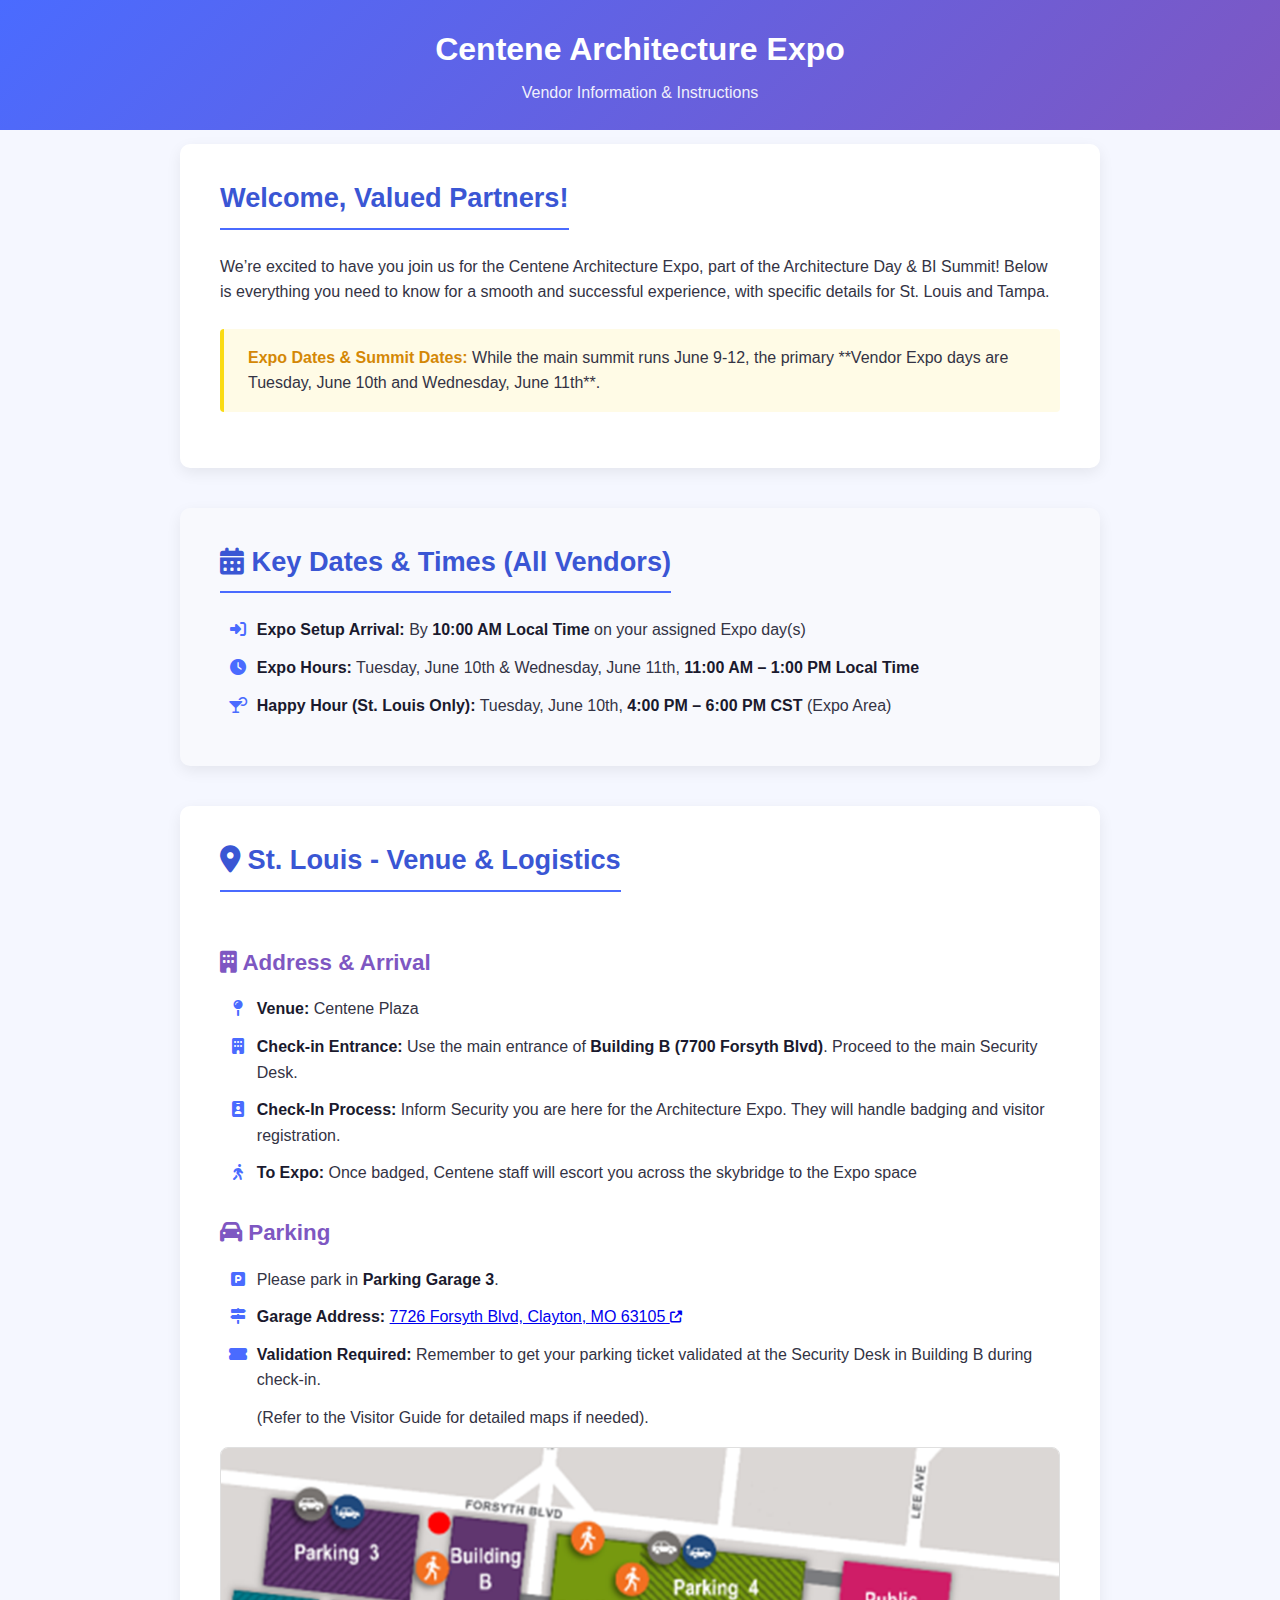
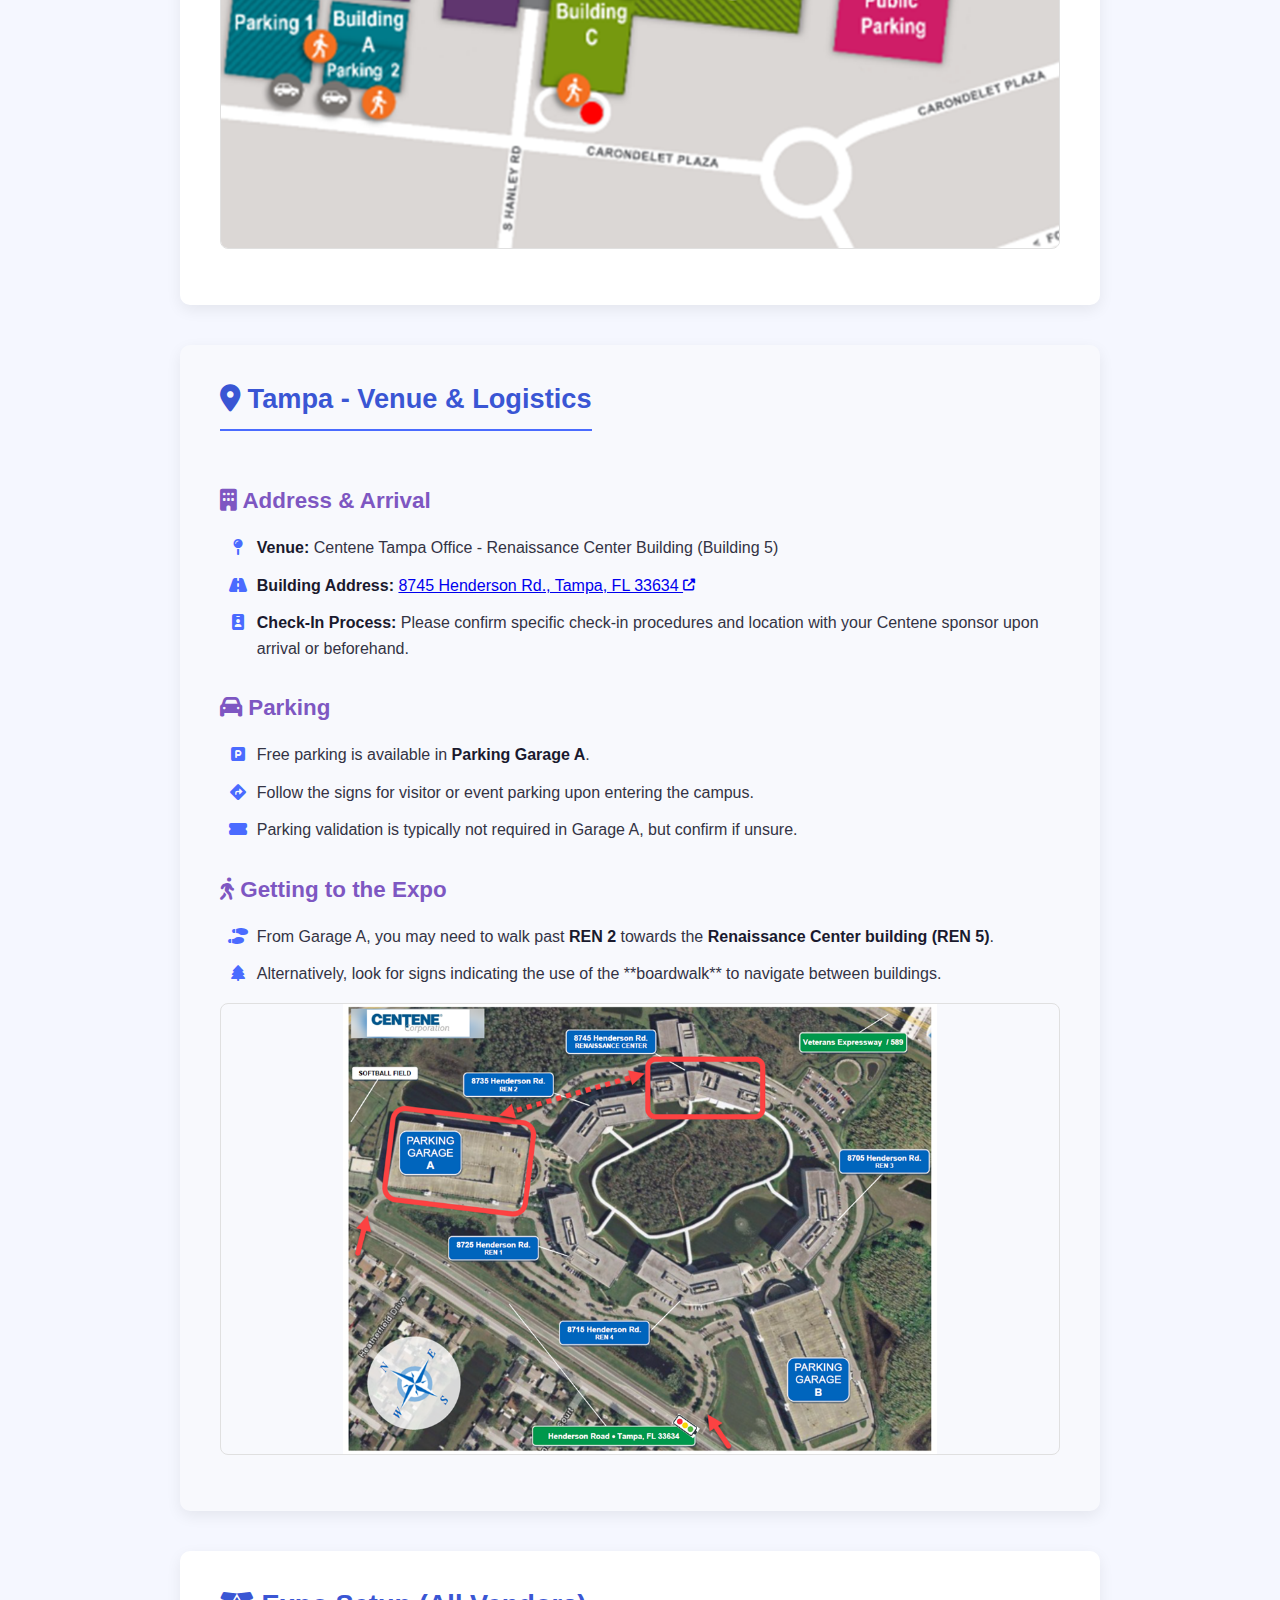
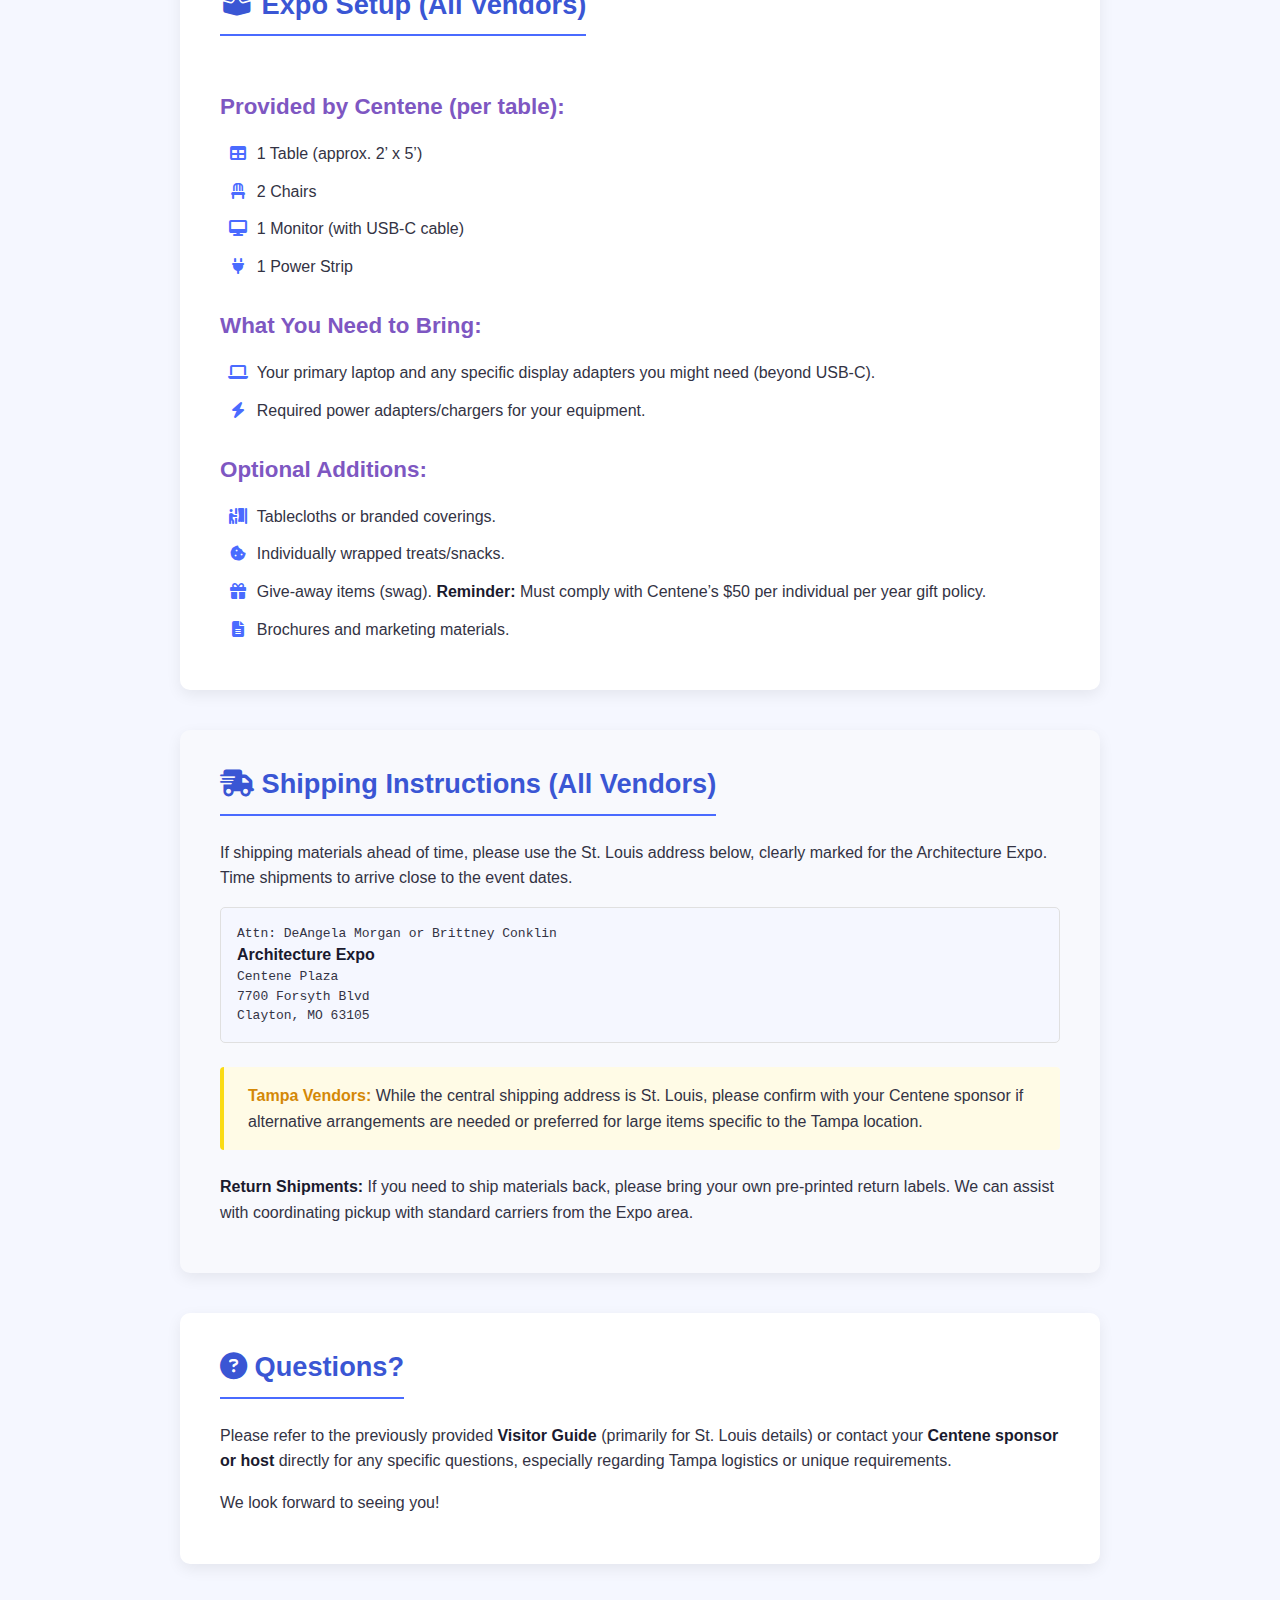
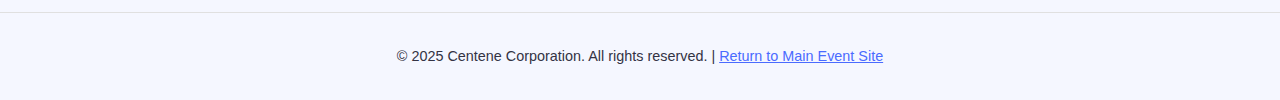
<file: vendors/index.html>
<!DOCTYPE html>
<html lang="en">
<head>
    <meta charset="UTF-8">
    <meta name="viewport" content="width=device-width, initial-scale=1.0">
    <title>Vendor Information | Centene Architecture Expo</title>
    <!-- Link the SAME CSS and Font Awesome -->
    <link rel="stylesheet" href="https://cdnjs.cloudflare.com/ajax/libs/font-awesome/6.4.0/css/all.min.css">
    <style>
        /* --- Paste the ENTIRE <style> block from your index.html here --- */
        :root {
            --primary: #4a6bff;
            --primary-dark: #3a56d4;
            --secondary: #7e57c2;
            --accent: #5e35b1;
            --light: #f5f7ff;
            --light-alt: linear-gradient(135deg, #f5f7ff 0%, #e8eeff 100%);
            --dark: #1a1a2e;
            --gray: #e0e0e0;
            --text: #333344;
        }

        * { margin: 0; padding: 0; box-sizing: border-box; font-family: 'Segoe UI', Tahoma, Geneva, Verdana, sans-serif; }
        body { background-color: var(--light); color: var(--text); line-height: 1.6; padding-top: 9rem; /* Add padding to prevent content overlap */}
        .container { max-width: 960px; /* Slightly smaller container for this page */ margin: 0 auto; padding: 0 20px; }

        /* Simplified Header for Vendor Page */
        .vendor-header {
            background: linear-gradient(135deg, var(--primary), var(--secondary));
            color: white;
            padding: 1.5rem 0;
            text-align: center;
            margin-bottom: 3rem;
            position: fixed; /* Keep header visible */
            width: 100%;
            top: 0;
            left: 0;
            z-index: 999; /* Below main site header if both were ever on same page */
        }
        .vendor-header h1 { font-size: 2rem; margin-bottom: 0.3rem;}
        .vendor-header p { font-size: 1rem; opacity: 0.9; }

        /* General Vendor Page Styling */
        .vendor-content {
            background-color: white;
            padding: 2rem 2.5rem; /* Adjusted padding */
            border-radius: 10px;
            box-shadow: 0 5px 15px rgba(0,0,0,0.07);
            margin-bottom: 2.5rem; /* Increased margin */
        }
         /* Add alternating background for sections within the main content */
        main.container > .vendor-content:nth-of-type(even) {
            background-color: #f8f9fd; /* A very subtle alternation */
        }

        .vendor-content h2 {
            color: var(--primary-dark);
            font-size: 1.7rem; /* Slightly larger */
            margin-bottom: 1.5rem;
            border-bottom: 2px solid var(--primary);
            padding-bottom: 0.5rem;
            display: inline-block; /* Keep border tight */
        }
        .vendor-content h3 {
            color: var(--secondary);
            font-size: 1.4rem; /* Slightly larger */
            margin-top: 1.8rem; /* Increased spacing */
            margin-bottom: 1rem; /* Increased spacing */
        }
        .vendor-content p, .vendor-content ul {
            margin-bottom: 1rem;
            font-size: 1rem; /* Ensure consistent font size */
        }
        .vendor-content ul {
            list-style: none; /* Remove default bullets */
            padding-left: 0.5rem;
        }
        .vendor-content li {
            margin-bottom: 0.75rem; /* Increased spacing */
            padding-left: 1.8em; /* Space for icon */
            position: relative; /* For icon positioning */
        }
         .vendor-content li > i.list-icon { /* Style for icons acting as bullets */
            position: absolute;
            left: 0;
            top: 0.25em; /* Adjust vertical alignment */
            color: var(--primary);
            width: 1.2em;
            text-align: center;
         }

        .vendor-content strong {
            color: var(--dark);
            font-weight: 600; /* Slightly bolder */
        }
        .vendor-content code { /* Style for address block */
            display: block;
            background-color: var(--light);
            padding: 1rem;
            border-radius: 5px;
            font-family: monospace;
            margin-top: 0.5rem;
            line-height: 1.5;
            border: 1px solid var(--gray); /* Add subtle border */
        }
        .important-note {
            background-color: #fffbe6; /* Light yellow */
            border-left: 4px solid #fadb14; /* Yellow border */
            padding: 1rem 1.5rem;
            margin: 1.5rem 0;
            border-radius: 4px;
        }
        .important-note strong {
            color: #d48806; /* Darker yellow/orange */
        }
        /* Map Styling */
        .vendor-map {
            margin-top: 1rem;
            margin-bottom: 1.5rem;
            border: 1px solid var(--gray);
            border-radius: 8px;
            overflow: hidden;
        }
        .vendor-map img {
            display: block;
            width: 100%;
            height: auto;
            max-height: 450px; /* Adjust as needed */
            object-fit: contain; /* Use contain to see whole map */
        }


        .vendor-footer {
            text-align: center;
            margin-top: 3rem;
            padding: 2rem 0;
            border-top: 1px solid var(--gray);
            color: var(--text);
            font-size: 0.9rem;
        }
         .vendor-footer a {
            color: var(--primary);
         }
         /* --- Make sure other necessary styles from index.html are included if needed --- */

    </style>
</head>
<body>

    <header class="vendor-header">
        <div class="container">
            <h1>Centene Architecture Expo</h1>
            <p>Vendor Information & Instructions</p>
        </div>
    </header>

    <main class="container">
        <section class="vendor-content">
            <h2>Welcome, Valued Partners!</h2>
            <p>We’re excited to have you join us for the Centene Architecture Expo, part of the Architecture Day & BI Summit! Below is everything you need to know for a smooth and successful experience, with specific details for St. Louis and Tampa.</p>

            <div class="important-note">
                <strong>Expo Dates & Summit Dates:</strong> While the main summit runs June 9-12, the primary **Vendor Expo days are Tuesday, June 10th and Wednesday, June 11th**.
            </div>
        </section>

        <section class="vendor-content">
            <h2><i class="fas fa-calendar-alt list-icon"></i> Key Dates & Times (All Vendors)</h2>
            <ul>
                <li><i class="fas fa-sign-in-alt list-icon"></i> <strong>Expo Setup Arrival:</strong> By <strong>10:00 AM Local Time</strong> on your assigned Expo day(s)</li>
                <li><i class="fas fa-clock list-icon"></i> <strong>Expo Hours:</strong> Tuesday, June 10th & Wednesday, June 11th, <strong>11:00 AM – 1:00 PM Local Time</strong></li>
                <li><i class="fas fa-cocktail list-icon"></i> <strong>Happy Hour (St. Louis Only):</strong> Tuesday, June 10th, <strong>4:00 PM – 6:00 PM CST</strong> (Expo Area)</li>
            </ul>
        </section>

        <!-- ========================= -->
        <!-- St. Louis Specifics       -->
        <!-- ========================= -->
        <section class="vendor-content location-specific">
            <h2><i class="fas fa-map-marker-alt list-icon"></i> St. Louis - Venue & Logistics</h2>

            <h3><i class="fas fa-building list-icon"></i> Address & Arrival</h3>
            <ul>
                <li><i class="fas fa-map-pin list-icon"></i> <strong>Venue:</strong> Centene Plaza</li>
                 <li><i class="fas fa-building list-icon"></i> <strong>Check-in Entrance:</strong> Use the main entrance of <strong>Building B (7700 Forsyth Blvd)</strong>. Proceed to the main Security Desk.</li>
                 <li><i class="fas fa-id-badge list-icon"></i> <strong>Check-In Process:</strong> Inform Security you are here for the Architecture Expo. They will handle badging and visitor registration.</li>
                 <li><i class="fas fa-walking list-icon"></i> <strong>To Expo:</strong> Once badged, Centene staff will escort you across the skybridge to the Expo space </li>
            </ul>

             <h3><i class="fas fa-car list-icon"></i> Parking</h3>
            <ul>
                <li><i class="fas fa-parking list-icon"></i> Please park in <strong>Parking Garage 3</strong>.</li>
                <li><i class="fas fa-map-signs list-icon"></i> <strong>Garage Address:</strong> <a href="https://maps.app.goo.gl/wDqj8xS8zGfK5X7f8" target="_blank" rel="noopener noreferrer">7726 Forsyth Blvd, Clayton, MO 63105 <i class="fas fa-external-link-alt fa-xs"></i></a></li>
                <li><i class="fas fa-ticket-alt list-icon"></i> <strong>Validation Required:</strong> Remember to get your parking ticket validated at the Security Desk in Building B during check-in.</li>
                <li>(Refer to the Visitor Guide for detailed maps if needed).</li>
            </ul>
             <div class="vendor-map">
                 <img src="../stl-map.png" alt="Map of Centene St. Louis Campus highlighting Building B, C, and Parking 3">
             </div>
        </section>

        <!-- ========================= -->
        <!-- Tampa Specifics           -->
        <!-- ========================= -->
         <section class="vendor-content location-specific">
            <h2><i class="fas fa-map-marker-alt list-icon"></i> Tampa - Venue & Logistics</h2>

            <h3><i class="fas fa-building list-icon"></i> Address & Arrival</h3>
            <ul>
                 <li><i class="fas fa-map-pin list-icon"></i> <strong>Venue:</strong> Centene Tampa Office - Renaissance Center Building (Building 5)</li>
                 <li><i class="fas fa-road list-icon"></i> <strong>Building Address:</strong> <a href="https://maps.app.goo.gl/vrKnJu4Xz4tU2wDw6" target="_blank" rel="noopener noreferrer">8745 Henderson Rd., Tampa, FL 33634 <i class="fas fa-external-link-alt fa-xs"></i></a></li>
                <li><i class="fas fa-id-badge list-icon"></i> <strong>Check-In Process:</strong> Please confirm specific check-in procedures and location with your Centene sponsor upon arrival or beforehand.</li>
            </ul>

             <h3><i class="fas fa-car list-icon"></i> Parking</h3>
            <ul>
                <li><i class="fas fa-parking list-icon"></i> Free parking is available in <strong>Parking Garage A</strong>.</li>
                <li><i class="fas fa-directions list-icon"></i> Follow the signs for visitor or event parking upon entering the campus.</li>
                 <li><i class="fas fa-ticket-alt list-icon"></i> Parking validation is typically not required in Garage A, but confirm if unsure.</li>
            </ul>

            <h3><i class="fas fa-walking list-icon"></i> Getting to the Expo</h3>
             <ul>
                 <li><i class="fas fa-shoe-prints list-icon"></i> From Garage A, you may need to walk past <strong>REN 2</strong> towards the <strong>Renaissance Center building (REN 5)</strong>.</li>
                 <li><i class="fas fa-tree list-icon"></i> Alternatively, look for signs indicating the use of the **boardwalk** to navigate between buildings.</li>
             </ul>
             <div class="vendor-map">
                 <img src="../tampamap.png" alt="Map of Centene Tampa Campus highlighting Renaissance Center, REN 2, and Parking Garage A">
             </div>
        </section>

        <!-- ========================= -->
        <!-- Common Information        -->
        <!-- ========================= -->
         <section class="vendor-content">
            <h2><i class="fas fa-box-open list-icon"></i> Expo Setup (All Vendors)</h2>
            <h3>Provided by Centene (per table):</h3>
             <ul>
                 <li><i class="fas fa-table list-icon"></i> 1 Table (approx. 2’ x 5’)</li>
                 <li><i class="fas fa-chair list-icon"></i> 2 Chairs</li>
                 <li><i class="fas fa-desktop list-icon"></i> 1 Monitor (with USB-C cable)</li>
                 <li><i class="fas fa-plug list-icon"></i> 1 Power Strip</li>
             </ul>

            <h3>What You Need to Bring:</h3>
             <ul>
                 <li><i class="fas fa-laptop list-icon"></i> Your primary laptop and any specific display adapters you might need (beyond USB-C).</li>
                 <li><i class="fas fa-bolt list-icon"></i> Required power adapters/chargers for your equipment.</li>
             </ul>

             <h3>Optional Additions:</h3>
              <ul>
                 <li><i class="fas fa-person-booth list-icon"></i> Tablecloths or branded coverings.</li>
                 <li><i class="fas fa-cookie-bite list-icon"></i> Individually wrapped treats/snacks.</li>
                 <li><i class="fas fa-gift list-icon"></i> Give-away items (swag). <strong>Reminder:</strong> Must comply with Centene’s $50 per individual per year gift policy.</li>
                 <li><i class="fas fa-file-alt list-icon"></i> Brochures and marketing materials.</li>
              </ul>
        </section>

        <section class="vendor-content">
            <h2><i class="fas fa-shipping-fast list-icon"></i> Shipping Instructions (All Vendors)</h2>
            <p>If shipping materials ahead of time, please use the St. Louis address below, clearly marked for the Architecture Expo. Time shipments to arrive close to the event dates.</p>
            <code>
                Attn: DeAngela Morgan or Brittney Conklin<br>
                <strong>Architecture Expo</strong><br> <!-- Added event name for clarity -->
                Centene Plaza<br>
                7700 Forsyth Blvd<br>
                Clayton, MO 63105
            </code>
             <div class="important-note">
                 <strong>Tampa Vendors:</strong> While the central shipping address is St. Louis, please confirm with your Centene sponsor if alternative arrangements are needed or preferred for large items specific to the Tampa location.
             </div>
            <p><strong>Return Shipments:</strong> If you need to ship materials back, please bring your own pre-printed return labels. We can assist with coordinating pickup with standard carriers from the Expo area.</p>
        </section>

        <section class="vendor-content">
            <h2><i class="fas fa-question-circle list-icon"></i> Questions?</h2>
            <p>Please refer to the previously provided <strong>Visitor Guide</strong> (primarily for St. Louis details) or contact your <strong>Centene sponsor or host</strong> directly for any specific questions, especially regarding Tampa logistics or unique requirements.</p>
            <p>We look forward to seeing you!</p>
        </section>

    </main>

    <footer class="vendor-footer">
        <div class="container">
            © 2025 Centene Corporation. All rights reserved. | <a href="index.html">Return to Main Event Site</a>
        </div>
    </footer>

</body>
</html>
</file>
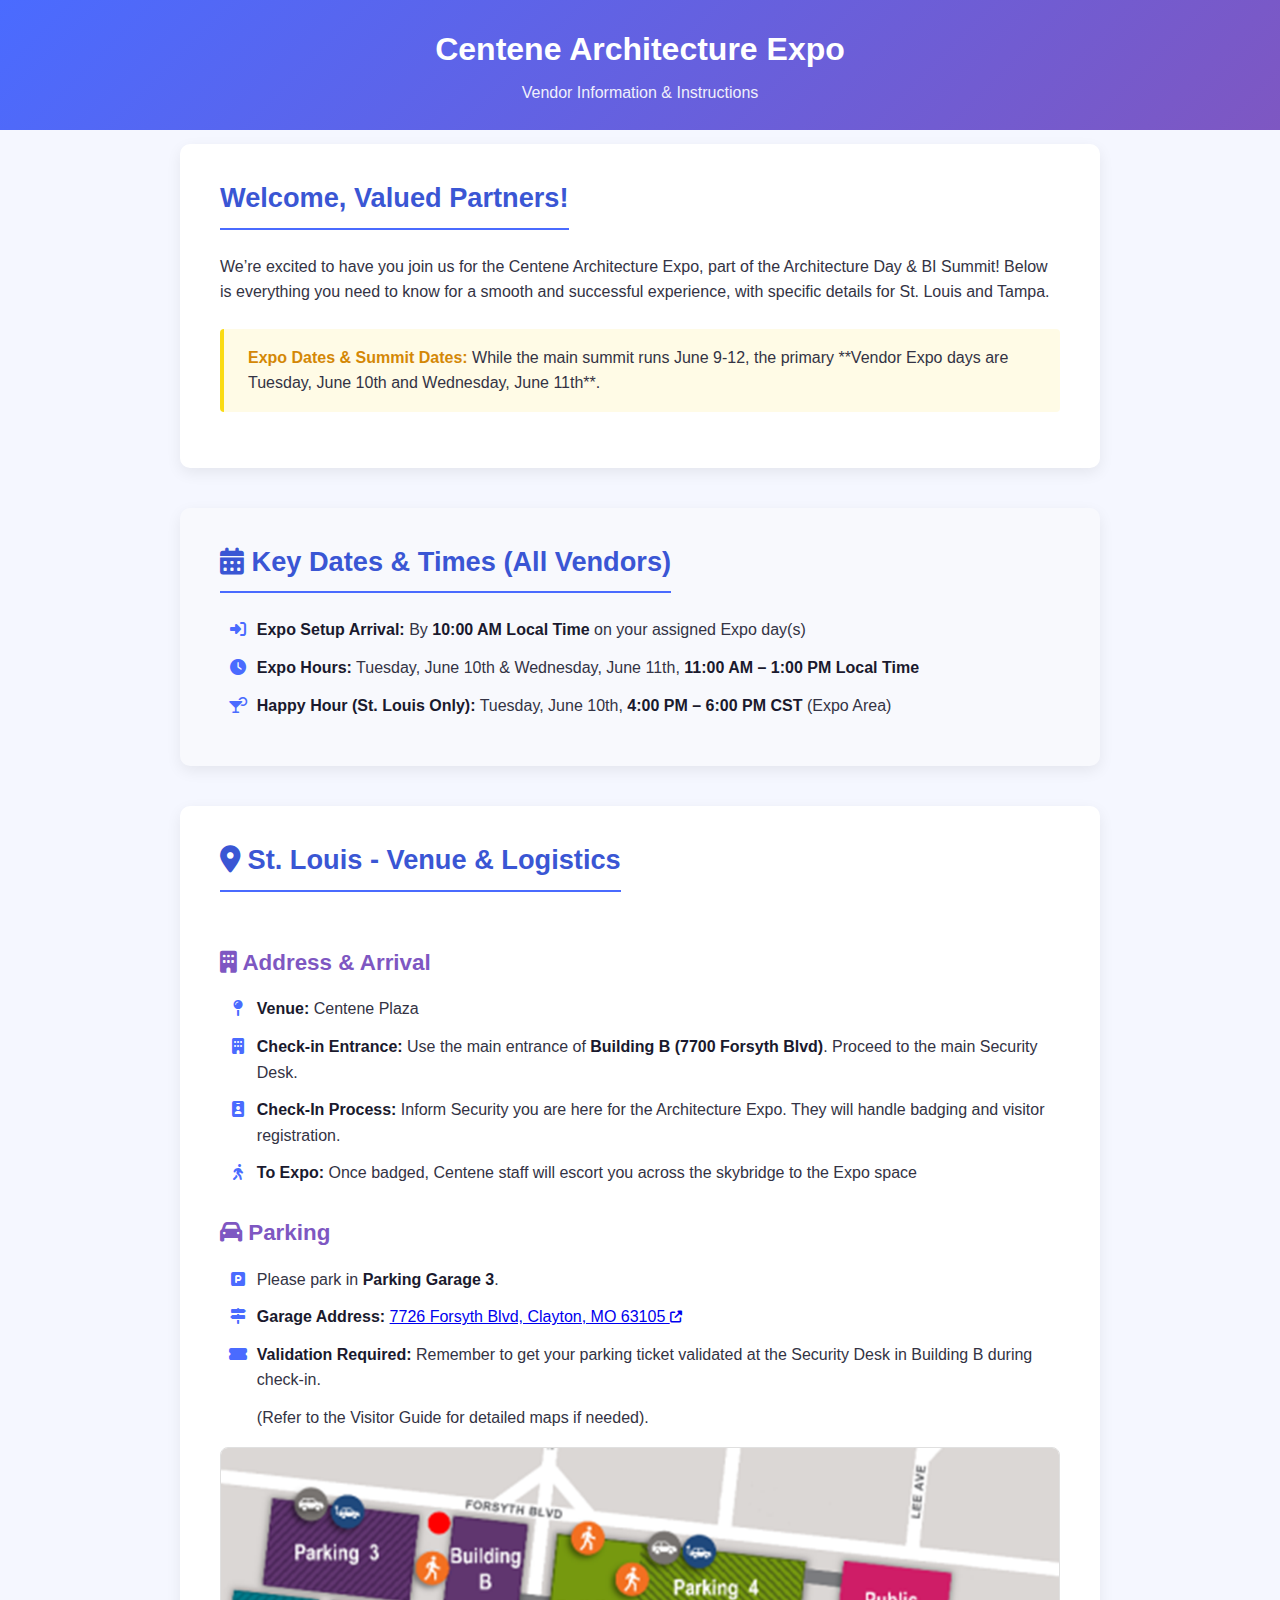
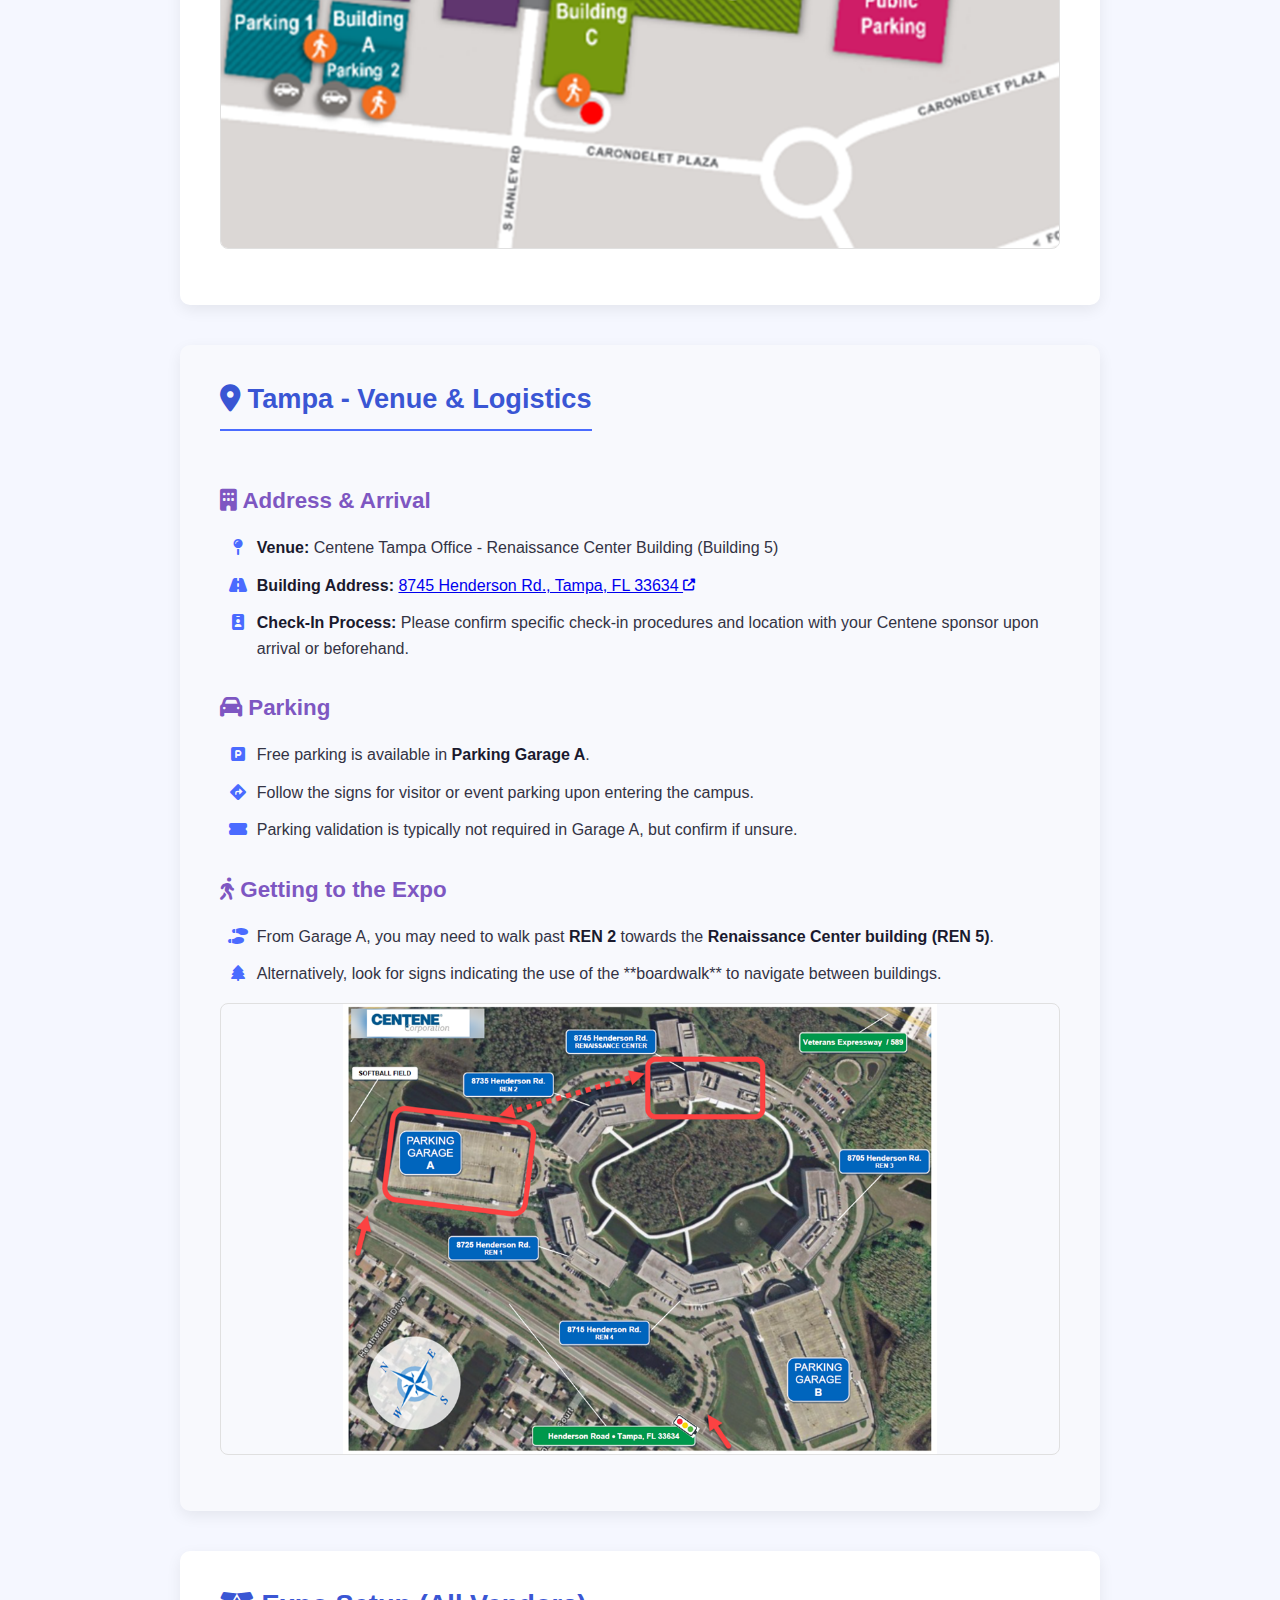
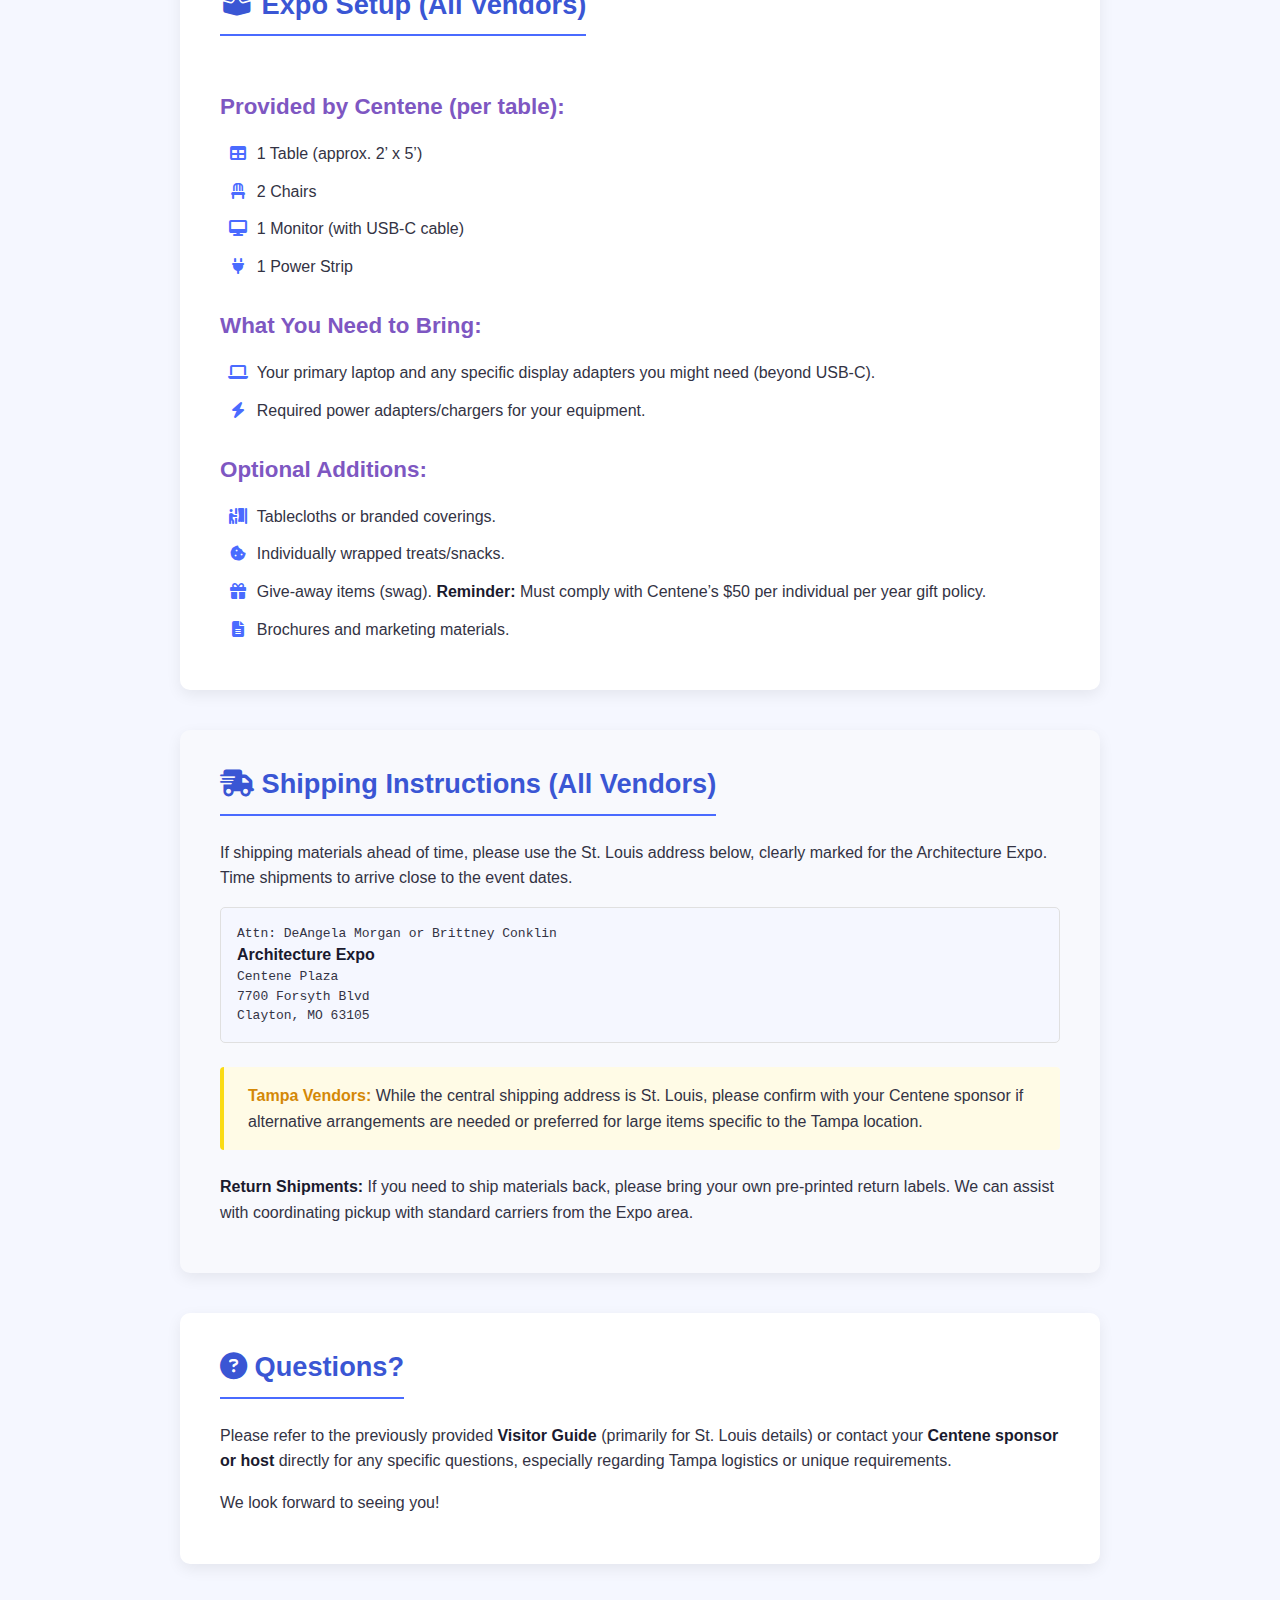
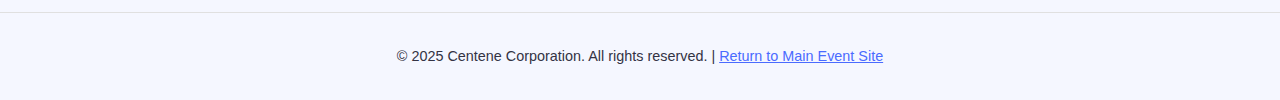
<file: vendors.html>
<!DOCTYPE html>
<html lang="en">
<head>
    <meta charset="UTF-8">
    <meta name="viewport" content="width=device-width, initial-scale=1.0">
    <title>Vendor Information | Centene Architecture Expo</title>
    <!-- Link the SAME CSS and Font Awesome -->
    <link rel="stylesheet" href="https://cdnjs.cloudflare.com/ajax/libs/font-awesome/6.4.0/css/all.min.css">
    <style>
        /* --- Paste the ENTIRE <style> block from your index.html here --- */
        :root {
            --primary: #4a6bff;
            --primary-dark: #3a56d4;
            --secondary: #7e57c2;
            --accent: #5e35b1;
            --light: #f5f7ff;
            --light-alt: linear-gradient(135deg, #f5f7ff 0%, #e8eeff 100%);
            --dark: #1a1a2e;
            --gray: #e0e0e0;
            --text: #333344;
        }

        * { margin: 0; padding: 0; box-sizing: border-box; font-family: 'Segoe UI', Tahoma, Geneva, Verdana, sans-serif; }
        body { background-color: var(--light); color: var(--text); line-height: 1.6; padding-top: 9rem; /* Add padding to prevent content overlap */}
        .container { max-width: 960px; /* Slightly smaller container for this page */ margin: 0 auto; padding: 0 20px; }

        /* Simplified Header for Vendor Page */
        .vendor-header {
            background: linear-gradient(135deg, var(--primary), var(--secondary));
            color: white;
            padding: 1.5rem 0;
            text-align: center;
            margin-bottom: 3rem;
            position: fixed; /* Keep header visible */
            width: 100%;
            top: 0;
            left: 0;
            z-index: 999; /* Below main site header if both were ever on same page */
        }
        .vendor-header h1 { font-size: 2rem; margin-bottom: 0.3rem;}
        .vendor-header p { font-size: 1rem; opacity: 0.9; }

        /* General Vendor Page Styling */
        .vendor-content {
            background-color: white;
            padding: 2rem 2.5rem; /* Adjusted padding */
            border-radius: 10px;
            box-shadow: 0 5px 15px rgba(0,0,0,0.07);
            margin-bottom: 2.5rem; /* Increased margin */
        }
         /* Add alternating background for sections within the main content */
        main.container > .vendor-content:nth-of-type(even) {
            background-color: #f8f9fd; /* A very subtle alternation */
        }

        .vendor-content h2 {
            color: var(--primary-dark);
            font-size: 1.7rem; /* Slightly larger */
            margin-bottom: 1.5rem;
            border-bottom: 2px solid var(--primary);
            padding-bottom: 0.5rem;
            display: inline-block; /* Keep border tight */
        }
        .vendor-content h3 {
            color: var(--secondary);
            font-size: 1.4rem; /* Slightly larger */
            margin-top: 1.8rem; /* Increased spacing */
            margin-bottom: 1rem; /* Increased spacing */
        }
        .vendor-content p, .vendor-content ul {
            margin-bottom: 1rem;
            font-size: 1rem; /* Ensure consistent font size */
        }
        .vendor-content ul {
            list-style: none; /* Remove default bullets */
            padding-left: 0.5rem;
        }
        .vendor-content li {
            margin-bottom: 0.75rem; /* Increased spacing */
            padding-left: 1.8em; /* Space for icon */
            position: relative; /* For icon positioning */
        }
         .vendor-content li > i.list-icon { /* Style for icons acting as bullets */
            position: absolute;
            left: 0;
            top: 0.25em; /* Adjust vertical alignment */
            color: var(--primary);
            width: 1.2em;
            text-align: center;
         }

        .vendor-content strong {
            color: var(--dark);
            font-weight: 600; /* Slightly bolder */
        }
        .vendor-content code { /* Style for address block */
            display: block;
            background-color: var(--light);
            padding: 1rem;
            border-radius: 5px;
            font-family: monospace;
            margin-top: 0.5rem;
            line-height: 1.5;
            border: 1px solid var(--gray); /* Add subtle border */
        }
        .important-note {
            background-color: #fffbe6; /* Light yellow */
            border-left: 4px solid #fadb14; /* Yellow border */
            padding: 1rem 1.5rem;
            margin: 1.5rem 0;
            border-radius: 4px;
        }
        .important-note strong {
            color: #d48806; /* Darker yellow/orange */
        }
        /* Map Styling */
        .vendor-map {
            margin-top: 1rem;
            margin-bottom: 1.5rem;
            border: 1px solid var(--gray);
            border-radius: 8px;
            overflow: hidden;
        }
        .vendor-map img {
            display: block;
            width: 100%;
            height: auto;
            max-height: 450px; /* Adjust as needed */
            object-fit: contain; /* Use contain to see whole map */
        }


        .vendor-footer {
            text-align: center;
            margin-top: 3rem;
            padding: 2rem 0;
            border-top: 1px solid var(--gray);
            color: var(--text);
            font-size: 0.9rem;
        }
         .vendor-footer a {
            color: var(--primary);
         }
         /* --- Make sure other necessary styles from index.html are included if needed --- */

    </style>
</head>
<body>

    <header class="vendor-header">
        <div class="container">
            <h1>Centene Architecture Expo</h1>
            <p>Vendor Information & Instructions</p>
        </div>
    </header>

    <main class="container">
        <section class="vendor-content">
            <h2>Welcome, Valued Partners!</h2>
            <p>We’re excited to have you join us for the Centene Architecture Expo, part of the Architecture Day & BI Summit! Below is everything you need to know for a smooth and successful experience, with specific details for St. Louis and Tampa.</p>

            <div class="important-note">
                <strong>Expo Dates & Summit Dates:</strong> While the main summit runs June 9-12, the primary **Vendor Expo days are Tuesday, June 10th and Wednesday, June 11th**.
            </div>
        </section>

        <section class="vendor-content">
            <h2><i class="fas fa-calendar-alt list-icon"></i> Key Dates & Times (All Vendors)</h2>
            <ul>
                <li><i class="fas fa-sign-in-alt list-icon"></i> <strong>Expo Setup Arrival:</strong> By <strong>10:00 AM Local Time</strong> on your assigned Expo day(s)</li>
                <li><i class="fas fa-clock list-icon"></i> <strong>Expo Hours:</strong> Tuesday, June 10th & Wednesday, June 11th, <strong>11:00 AM – 1:00 PM Local Time</strong></li>
                <li><i class="fas fa-cocktail list-icon"></i> <strong>Happy Hour (St. Louis Only):</strong> Tuesday, June 10th, <strong>4:00 PM – 6:00 PM CST</strong> (Expo Area)</li>
            </ul>
        </section>

        <!-- ========================= -->
        <!-- St. Louis Specifics       -->
        <!-- ========================= -->
        <section class="vendor-content location-specific">
            <h2><i class="fas fa-map-marker-alt list-icon"></i> St. Louis - Venue & Logistics</h2>

            <h3><i class="fas fa-building list-icon"></i> Address & Arrival</h3>
            <ul>
                <li><i class="fas fa-map-pin list-icon"></i> <strong>Venue:</strong> Centene Plaza</li>
                 <li><i class="fas fa-building list-icon"></i> <strong>Check-in Entrance:</strong> Use the main entrance of <strong>Building B (7700 Forsyth Blvd)</strong>. Proceed to the main Security Desk.</li>
                 <li><i class="fas fa-id-badge list-icon"></i> <strong>Check-In Process:</strong> Inform Security you are here for the Architecture Expo. They will handle badging and visitor registration.</li>
                 <li><i class="fas fa-walking list-icon"></i> <strong>To Expo:</strong> Once badged, Centene staff will escort you across the skybridge to the Expo space </li>
            </ul>

             <h3><i class="fas fa-car list-icon"></i> Parking</h3>
            <ul>
                <li><i class="fas fa-parking list-icon"></i> Please park in <strong>Parking Garage 3</strong>.</li>
                <li><i class="fas fa-map-signs list-icon"></i> <strong>Garage Address:</strong> <a href="https://maps.app.goo.gl/wDqj8xS8zGfK5X7f8" target="_blank" rel="noopener noreferrer">7726 Forsyth Blvd, Clayton, MO 63105 <i class="fas fa-external-link-alt fa-xs"></i></a></li>
                <li><i class="fas fa-ticket-alt list-icon"></i> <strong>Validation Required:</strong> Remember to get your parking ticket validated at the Security Desk in Building B during check-in.</li>
                <li>(Refer to the Visitor Guide for detailed maps if needed).</li>
            </ul>
             <div class="vendor-map">
                 <img src="stl-map.png" alt="Map of Centene St. Louis Campus highlighting Building B, C, and Parking 3">
             </div>
        </section>

        <!-- ========================= -->
        <!-- Tampa Specifics           -->
        <!-- ========================= -->
         <section class="vendor-content location-specific">
            <h2><i class="fas fa-map-marker-alt list-icon"></i> Tampa - Venue & Logistics</h2>

            <h3><i class="fas fa-building list-icon"></i> Address & Arrival</h3>
            <ul>
                 <li><i class="fas fa-map-pin list-icon"></i> <strong>Venue:</strong> Centene Tampa Office - Renaissance Center Building (Building 5)</li>
                 <li><i class="fas fa-road list-icon"></i> <strong>Building Address:</strong> <a href="https://maps.app.goo.gl/vrKnJu4Xz4tU2wDw6" target="_blank" rel="noopener noreferrer">8745 Henderson Rd., Tampa, FL 33634 <i class="fas fa-external-link-alt fa-xs"></i></a></li>
                <li><i class="fas fa-id-badge list-icon"></i> <strong>Check-In Process:</strong> Please confirm specific check-in procedures and location with your Centene sponsor upon arrival or beforehand.</li>
            </ul>

             <h3><i class="fas fa-car list-icon"></i> Parking</h3>
            <ul>
                <li><i class="fas fa-parking list-icon"></i> Free parking is available in <strong>Parking Garage A</strong>.</li>
                <li><i class="fas fa-directions list-icon"></i> Follow the signs for visitor or event parking upon entering the campus.</li>
                 <li><i class="fas fa-ticket-alt list-icon"></i> Parking validation is typically not required in Garage A, but confirm if unsure.</li>
            </ul>

            <h3><i class="fas fa-walking list-icon"></i> Getting to the Expo</h3>
             <ul>
                 <li><i class="fas fa-shoe-prints list-icon"></i> From Garage A, you may need to walk past <strong>REN 2</strong> towards the <strong>Renaissance Center building (REN 5)</strong>.</li>
                 <li><i class="fas fa-tree list-icon"></i> Alternatively, look for signs indicating the use of the **boardwalk** to navigate between buildings.</li>
             </ul>
             <div class="vendor-map">
                 <img src="tampamap.png" alt="Map of Centene Tampa Campus highlighting Renaissance Center, REN 2, and Parking Garage A">
             </div>
        </section>

        <!-- ========================= -->
        <!-- Common Information        -->
        <!-- ========================= -->
         <section class="vendor-content">
            <h2><i class="fas fa-box-open list-icon"></i> Expo Setup (All Vendors)</h2>
            <h3>Provided by Centene (per table):</h3>
             <ul>
                 <li><i class="fas fa-table list-icon"></i> 1 Table (approx. 2’ x 5’)</li>
                 <li><i class="fas fa-chair list-icon"></i> 2 Chairs</li>
                 <li><i class="fas fa-desktop list-icon"></i> 1 Monitor (with USB-C cable)</li>
                 <li><i class="fas fa-plug list-icon"></i> 1 Power Strip</li>
             </ul>

            <h3>What You Need to Bring:</h3>
             <ul>
                 <li><i class="fas fa-laptop list-icon"></i> Your primary laptop and any specific display adapters you might need (beyond USB-C).</li>
                 <li><i class="fas fa-bolt list-icon"></i> Required power adapters/chargers for your equipment.</li>
             </ul>

             <h3>Optional Additions:</h3>
              <ul>
                 <li><i class="fas fa-person-booth list-icon"></i> Tablecloths or branded coverings.</li>
                 <li><i class="fas fa-cookie-bite list-icon"></i> Individually wrapped treats/snacks.</li>
                 <li><i class="fas fa-gift list-icon"></i> Give-away items (swag). <strong>Reminder:</strong> Must comply with Centene’s $50 per individual per year gift policy.</li>
                 <li><i class="fas fa-file-alt list-icon"></i> Brochures and marketing materials.</li>
              </ul>
        </section>

        <section class="vendor-content">
            <h2><i class="fas fa-shipping-fast list-icon"></i> Shipping Instructions (All Vendors)</h2>
            <p>If shipping materials ahead of time, please use the St. Louis address below, clearly marked for the Architecture Expo. Time shipments to arrive close to the event dates.</p>
            <code>
                Attn: DeAngela Morgan or Brittney Conklin<br>
                <strong>Architecture Expo</strong><br> <!-- Added event name for clarity -->
                Centene Plaza<br>
                7700 Forsyth Blvd<br>
                Clayton, MO 63105
            </code>
             <div class="important-note">
                 <strong>Tampa Vendors:</strong> While the central shipping address is St. Louis, please confirm with your Centene sponsor if alternative arrangements are needed or preferred for large items specific to the Tampa location.
             </div>
            <p><strong>Return Shipments:</strong> If you need to ship materials back, please bring your own pre-printed return labels. We can assist with coordinating pickup with standard carriers from the Expo area.</p>
        </section>

        <section class="vendor-content">
            <h2><i class="fas fa-question-circle list-icon"></i> Questions?</h2>
            <p>Please refer to the previously provided <strong>Visitor Guide</strong> (primarily for St. Louis details) or contact your <strong>Centene sponsor or host</strong> directly for any specific questions, especially regarding Tampa logistics or unique requirements.</p>
            <p>We look forward to seeing you!</p>
        </section>

    </main>

    <footer class="vendor-footer">
        <div class="container">
            © 2025 Centene Corporation. All rights reserved. | <a href="index.html">Return to Main Event Site</a>
        </div>
    </footer>

</body>
</html>
</file>
